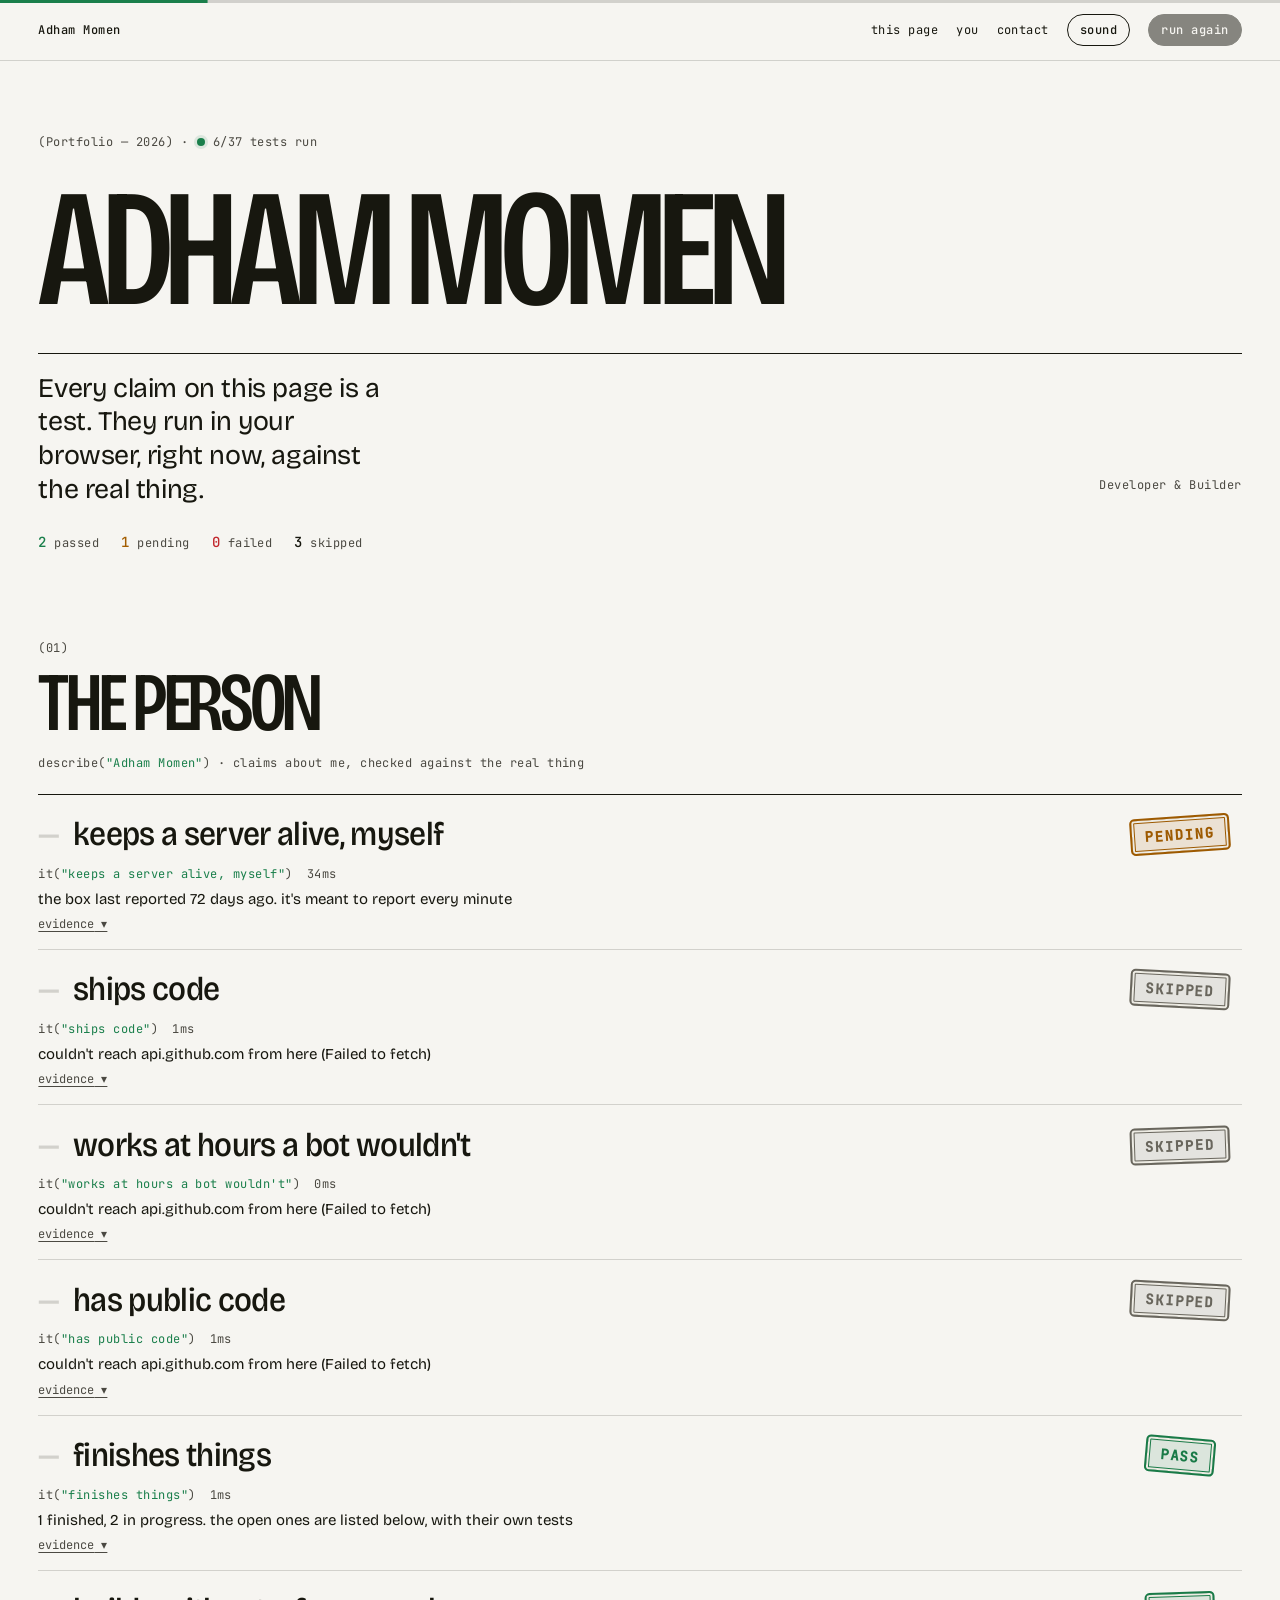
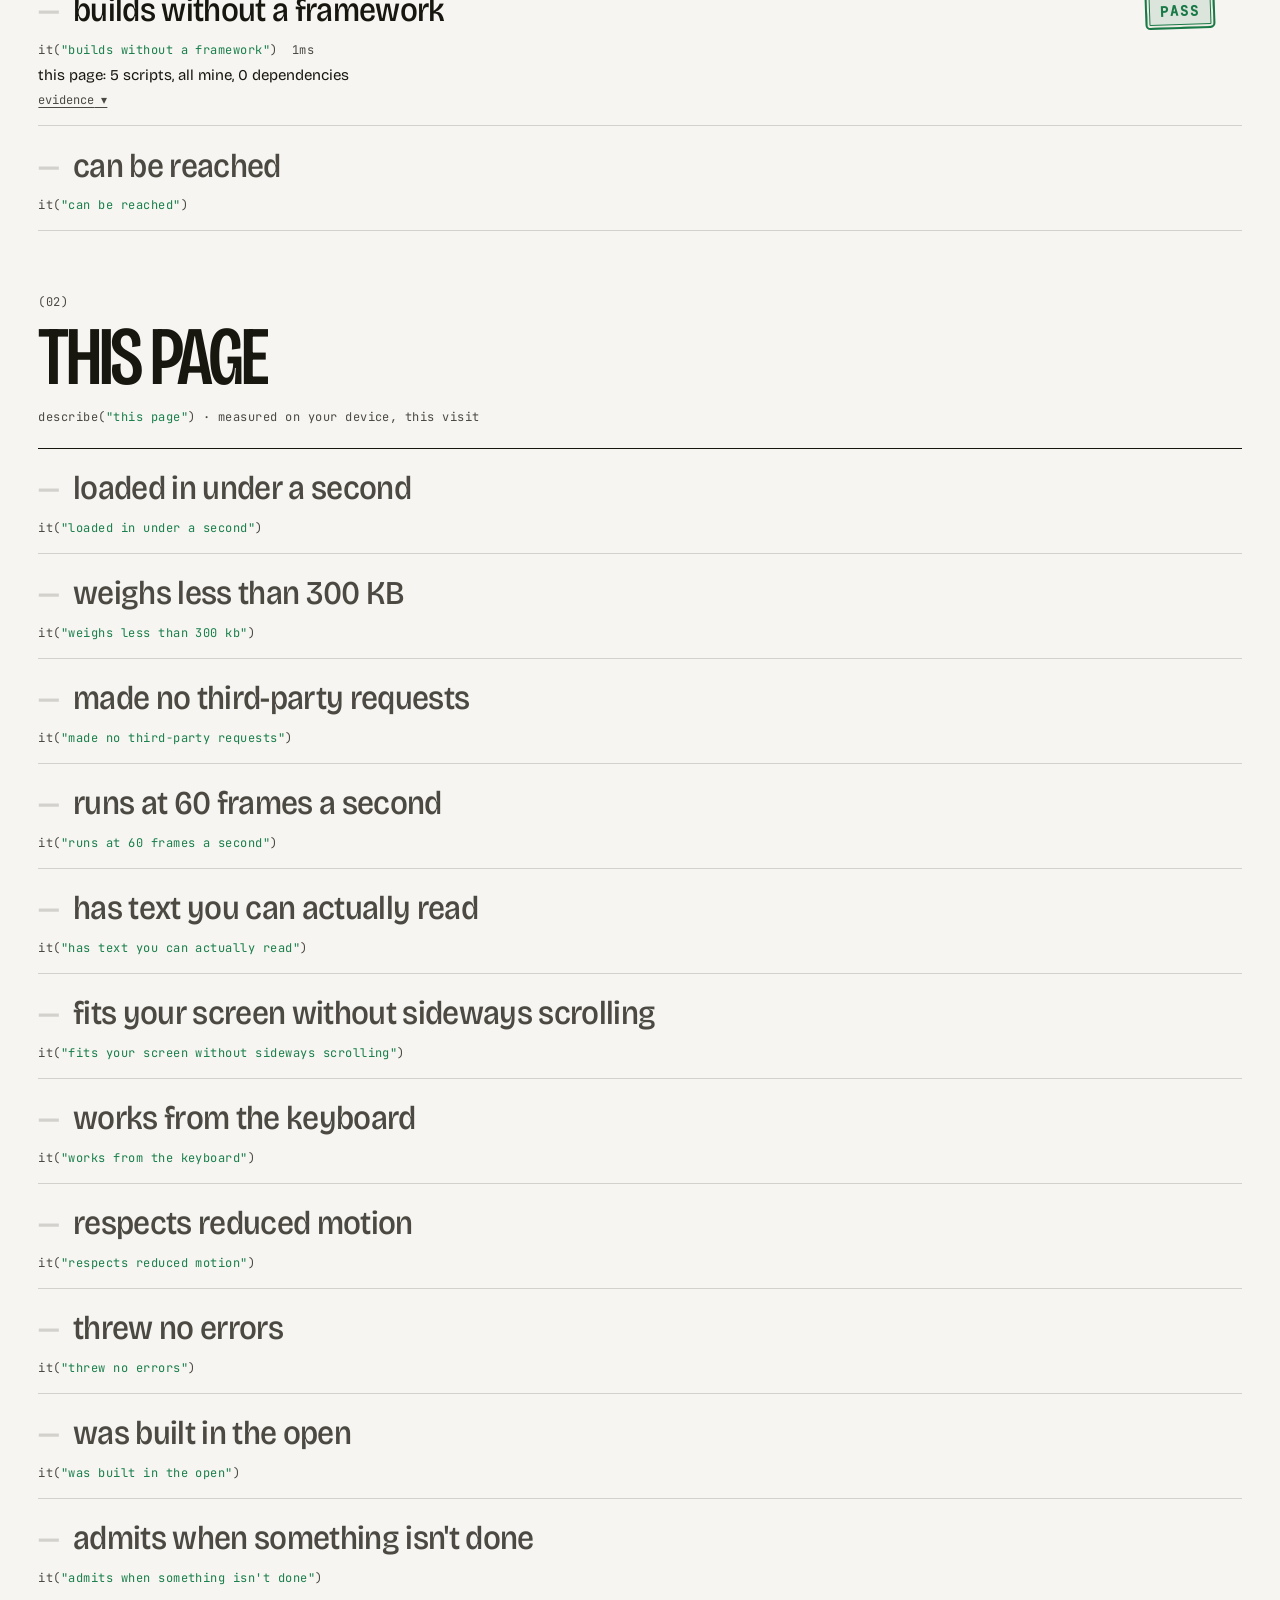
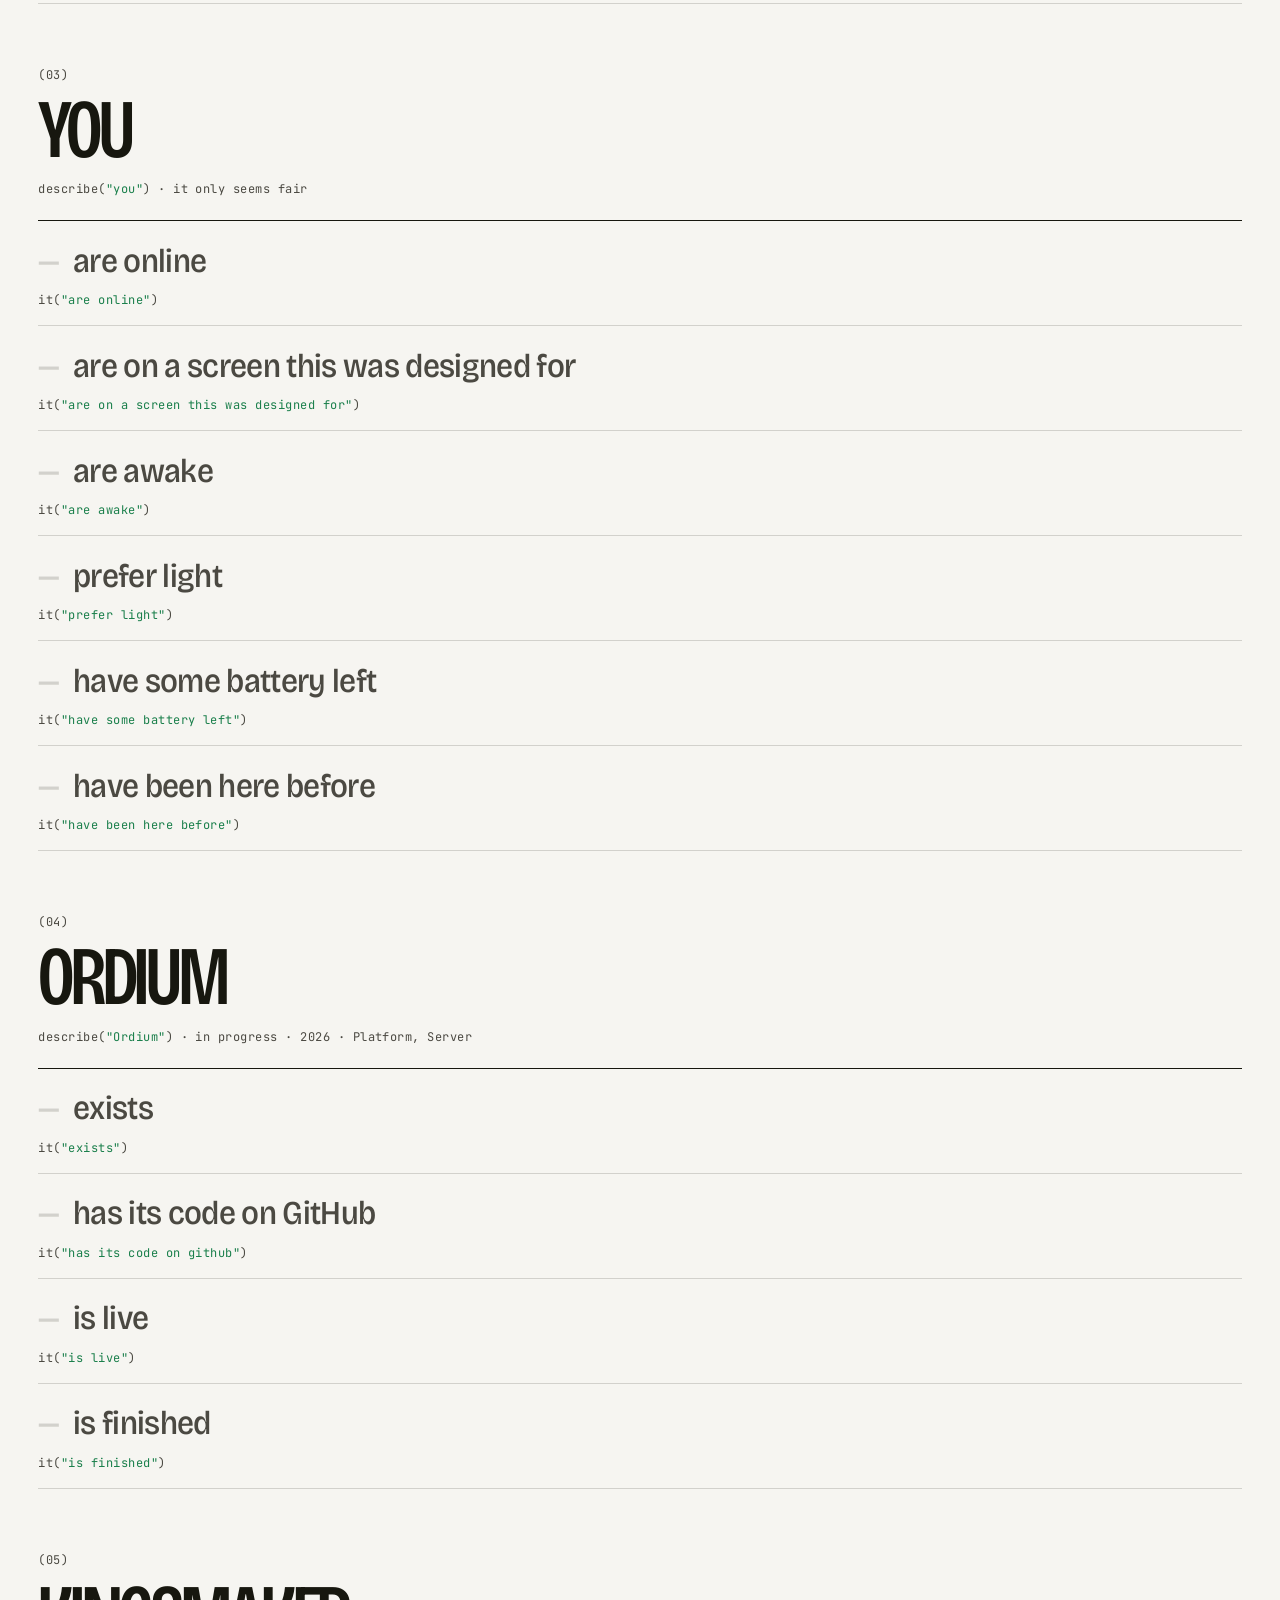
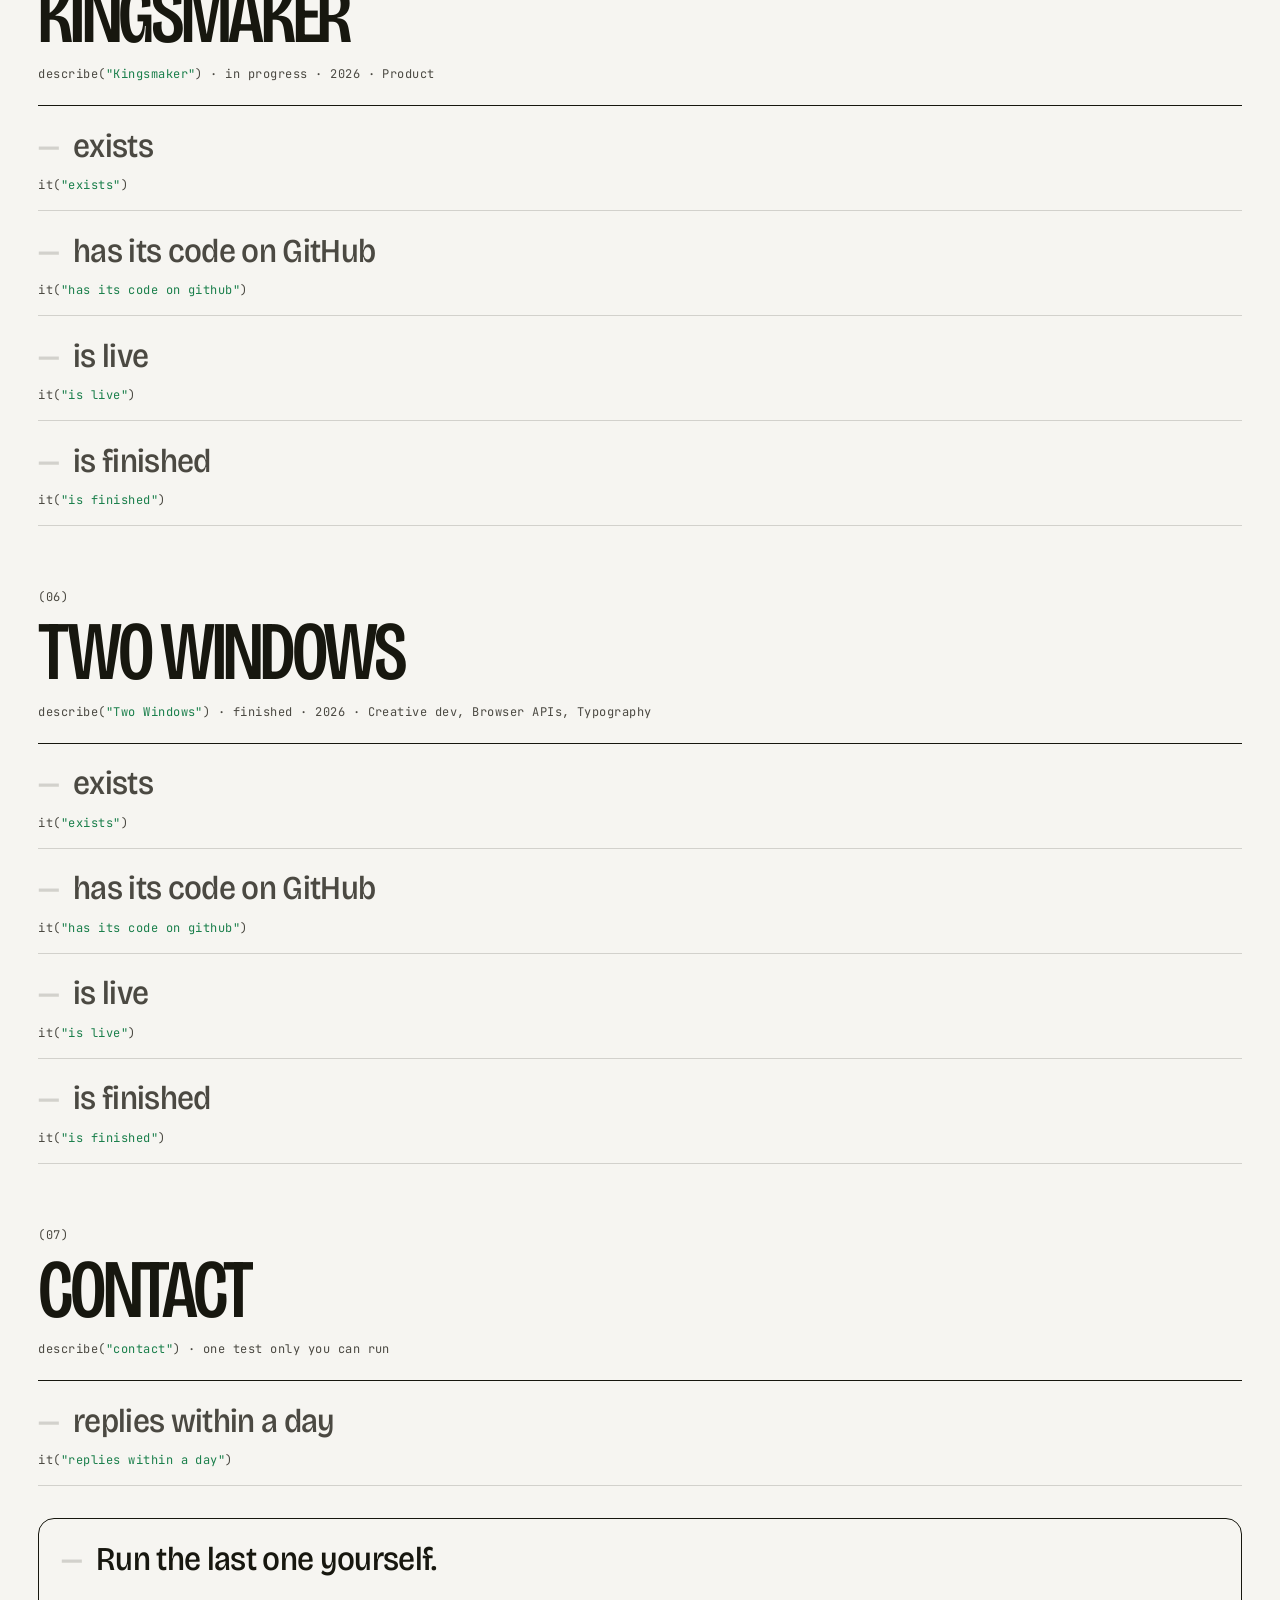
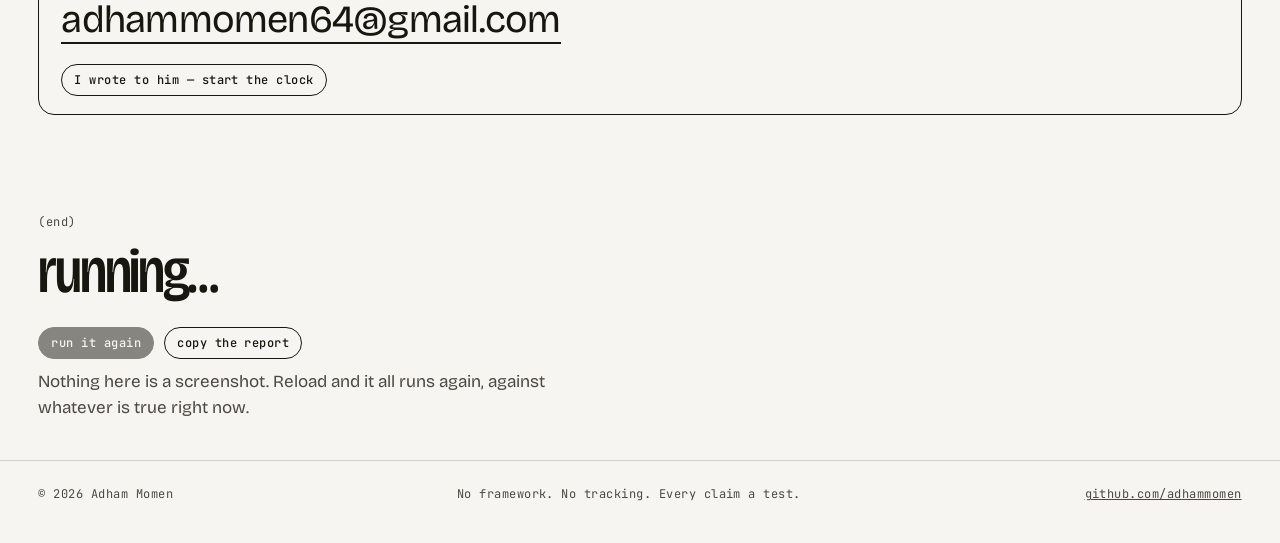
<file: lab/proof/index.html>
<!doctype html>
<html lang="en">
  <head>
    <meta charset="utf-8" />
    <meta name="viewport" content="width=device-width, initial-scale=1, viewport-fit=cover" />
    <title>Adham Momen — proof</title>
    <meta name="description" content="Every claim on this page is a test that runs in your browser." />
    <meta name="theme-color" content="#f6f5f1" />
    <link rel="icon" href="data:image/svg+xml,%3Csvg xmlns='http://www.w3.org/2000/svg' viewBox='0 0 32 32'%3E%3Crect width='32' height='32' rx='6' fill='%23f6f5f1'/%3E%3Cpath d='M7 17l6 6 12-13' fill='none' stroke='%231a7f4b' stroke-width='4' stroke-linecap='round' stroke-linejoin='round'/%3E%3C/svg%3E" />
    <link rel="preload" href="assets/fonts/BricolageGrotesque.woff2" as="font" type="font/woff2" crossorigin />
    <link rel="preload" href="assets/fonts/JetBrainsMono.woff2" as="font" type="font/woff2" crossorigin />
    <link rel="stylesheet" href="assets/fonts.css" />
    <link rel="stylesheet" href="assets/styles.css" />
  </head>
  <body>
    <a class="skip" href="#suites">Skip to the tests</a>
    <div class="rail" aria-hidden="true"><div class="rail-fill"></div></div>

    <header class="top">
      <a class="mono top-name" href="#top" data-name>Adham Momen</a>
      <nav class="mono top-nav" aria-label="Primary">
        <a href="#s-this-page">this page</a>
        <a href="#s-you">you</a>
        <a href="#s-contact">contact</a>
        <button type="button" class="btn" data-sound aria-pressed="false">sound</button>
        <button type="button" class="btn btn-run" data-run>run again</button>
      </nav>
    </header>

    <main id="top">
      <section class="hero">
        <p class="mono hero-meta"><span>(Portfolio — <span data-year></span>)</span><span>·</span><span class="live-dot"></span><span><span data-done>0</span>/<span data-total>0</span> tests run</span></p>
        <h1 class="hero-name"><span data-first>Adham</span> <span data-last>Momen</span></h1>
        <div class="hero-foot">
          <p class="hero-premise" data-premise></p>
          <p class="mono muted" data-role></p>
        </div>
        <div class="tally mono" aria-live="polite">
          <span class="t-pass"><b data-pass>0</b> passed</span>
          <span class="t-pending"><b data-pending>0</b> pending</span>
          <span class="t-fail"><b data-fail>0</b> failed</span>
          <span class="t-skip"><b data-skip>0</b> skipped</span>
        </div>
      </section>

      <div id="suites"></div>

      <section class="suite contact-extra" aria-label="Run the contact test">
        <div class="contact-box">
          <p class="claim">Run the last one yourself.</p>
          <p class="contact-line"><a class="mail" data-mail href="#">email</a><span data-no-mail hidden class="muted">No address on this page yet. Find me on <a data-github href="https://github.com/adhammomen">GitHub</a>.</span></p>
          <p class="mono contact-actions">
            <button type="button" class="btn" data-c-start>I wrote to him — start the clock</button>
            <button type="button" class="btn" data-c-replied hidden>he replied</button>
            <button type="button" class="btn btn-quiet" data-c-reset hidden>reset</button>
            <span class="muted" data-c-line></span>
          </p>
        </div>
      </section>

      <section class="verdict">
        <p class="mono suite-idx">(end)</p>
        <h2 class="verdict-line" data-verdict>running…</h2>
        <p class="mono muted" data-ran></p>
        <p class="verdict-actions">
          <button type="button" class="btn btn-run" data-run>run it again</button>
          <button type="button" class="btn" data-copy>copy the report</button>
        </p>
        <textarea class="report mono" data-report hidden readonly aria-label="The report as text"></textarea>
        <p class="muted verdict-note">Nothing here is a screenshot. Reload and it all runs again, against whatever is true right now.</p>
      </section>
    </main>

    <footer class="footer mono">
      <span>© <span data-year></span> <span data-name></span></span>
      <span class="muted">No framework. No tracking. Every claim a test.</span>
      <a data-github href="https://github.com/adhammomen">github</a>
    </footer>

    <script src="assets/content.js"></script>
    <script src="assets/history.js"></script>
    <script src="assets/proof.js"></script>
    <script src="assets/tests.js"></script>
    <script src="assets/app.js"></script>
  </body>
</html>
</file>
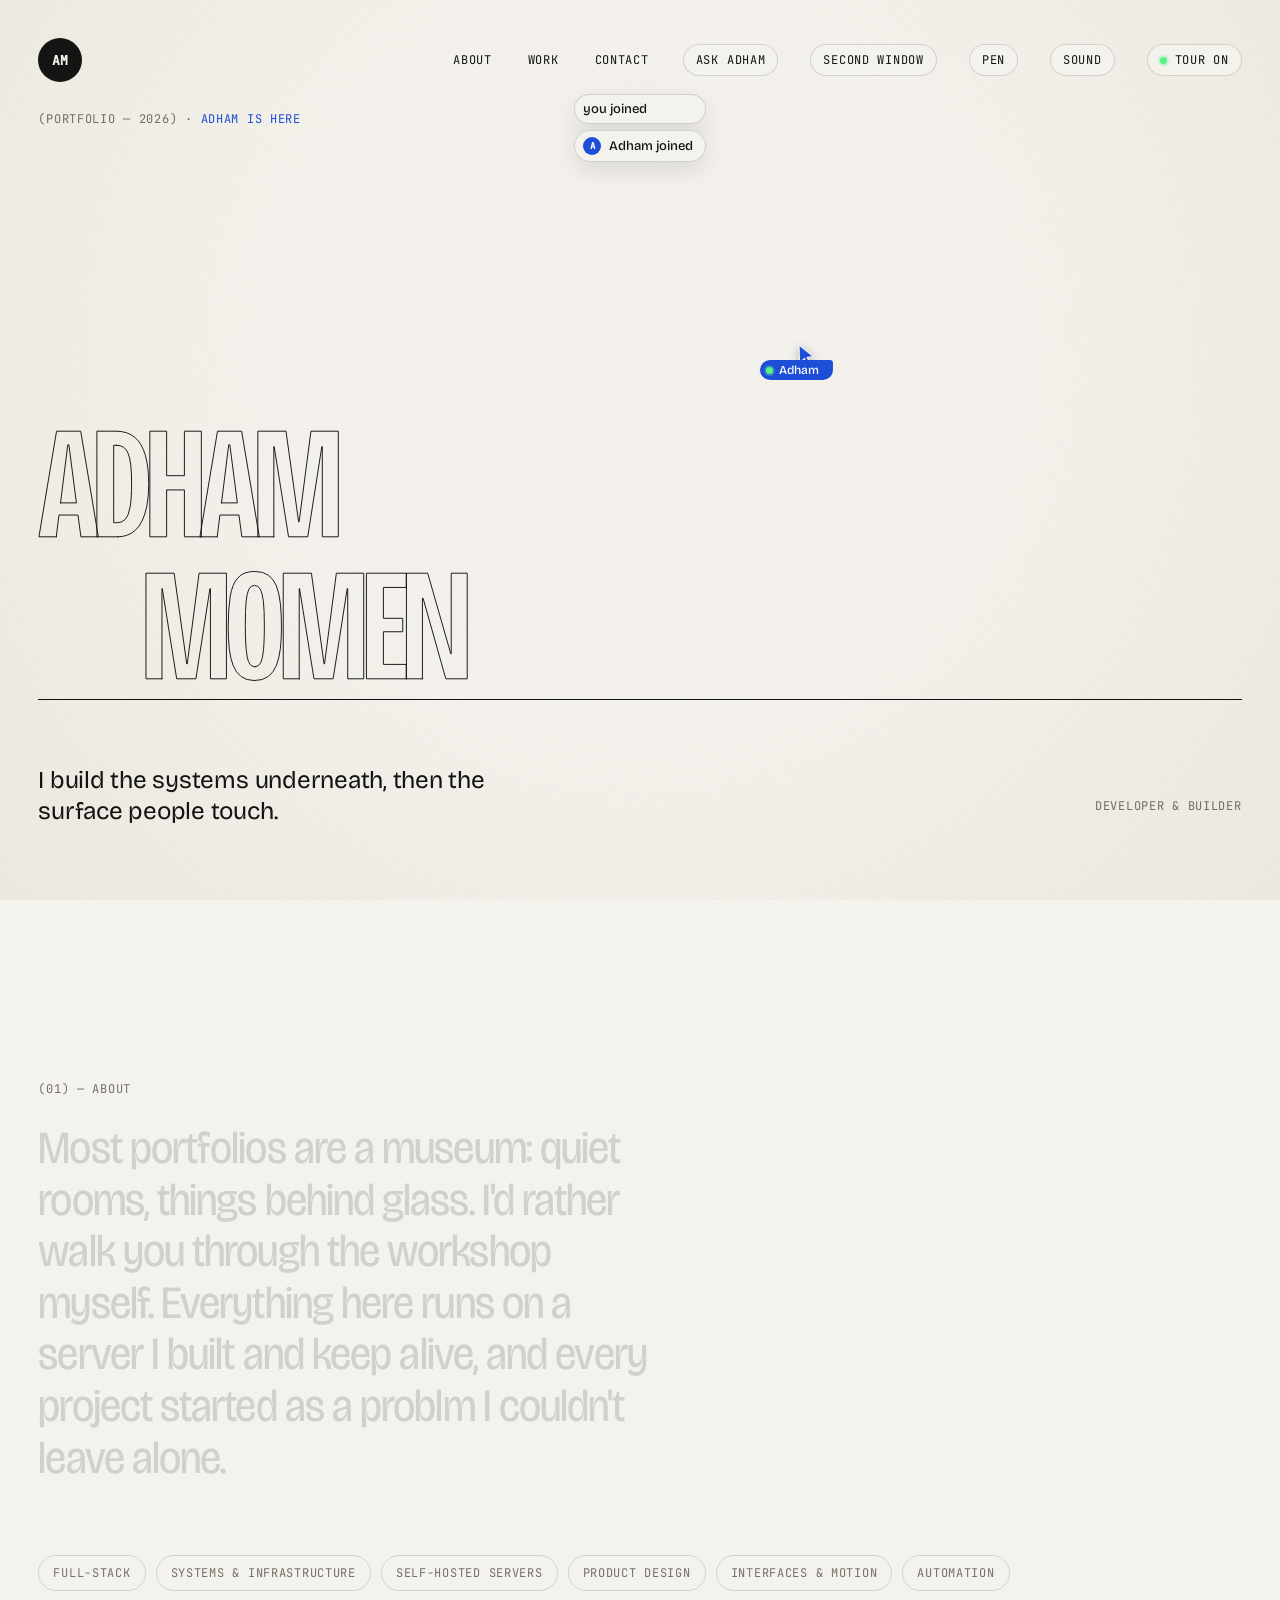
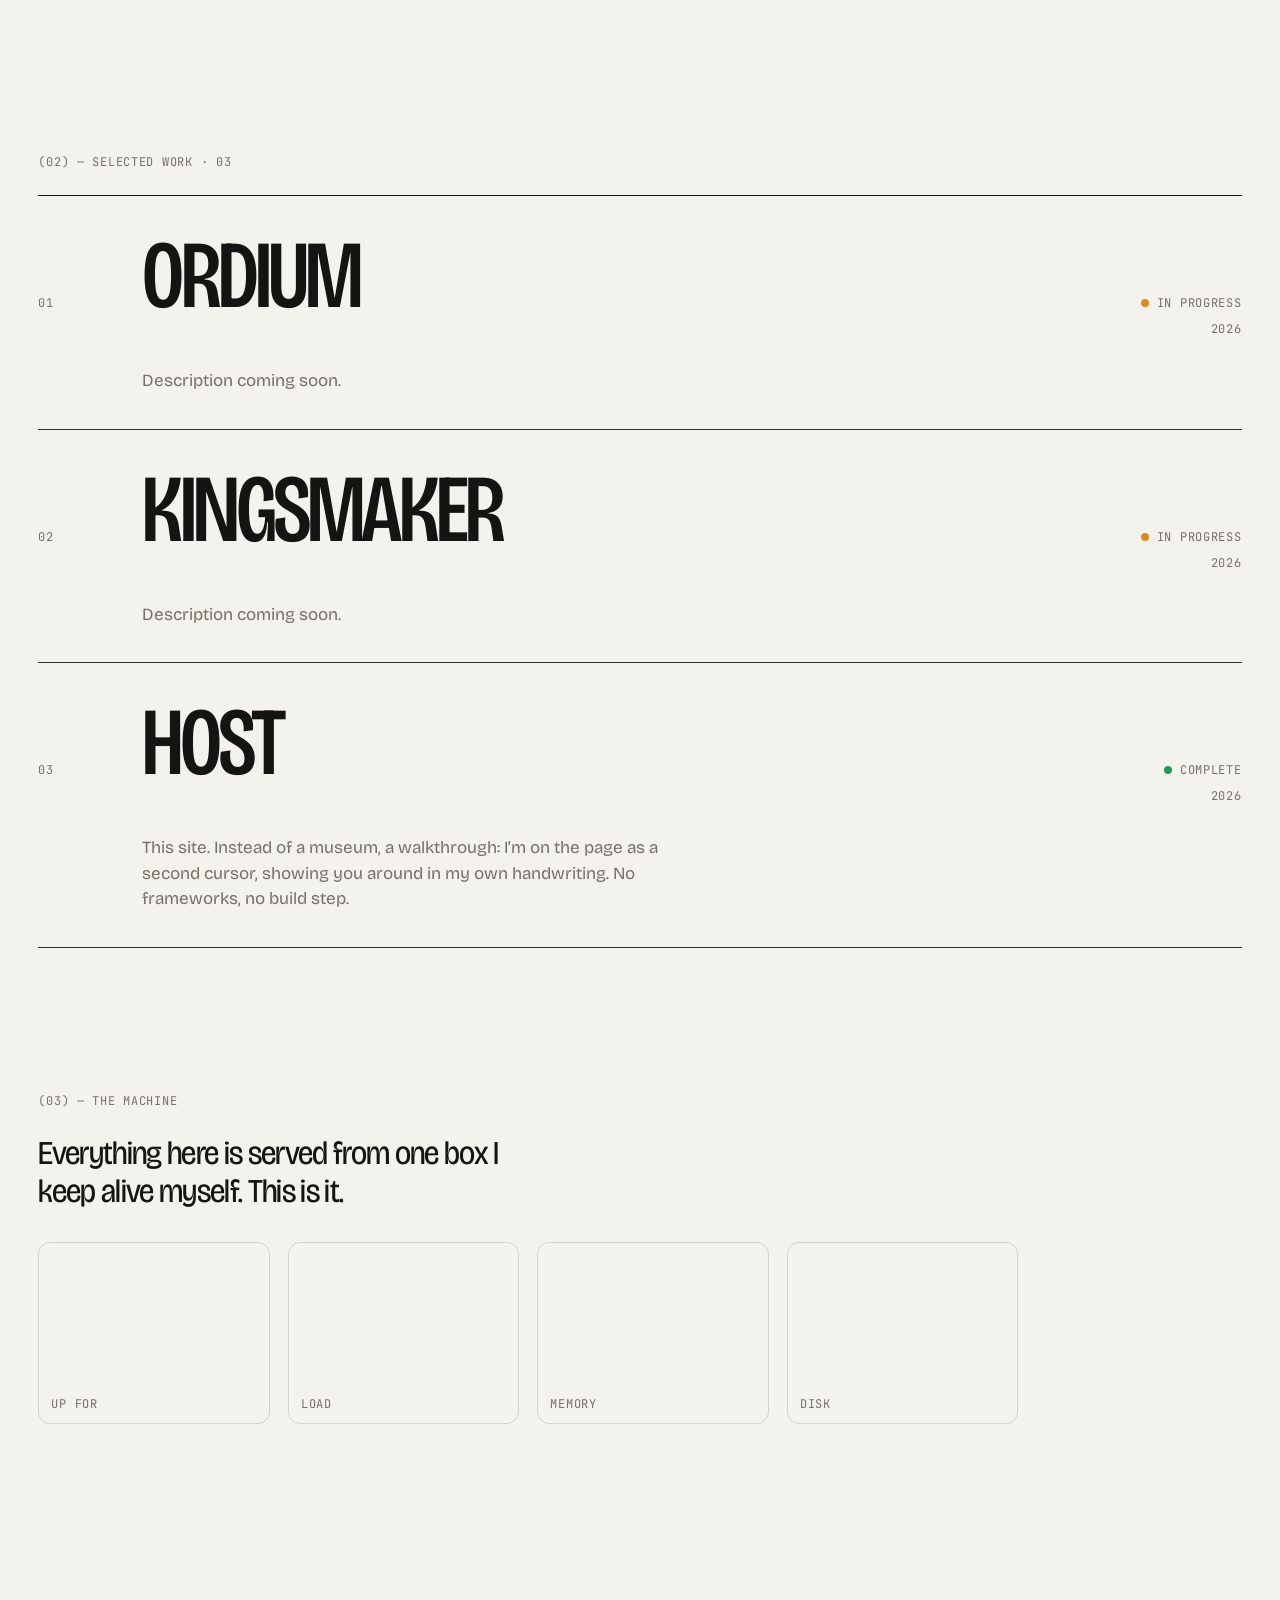
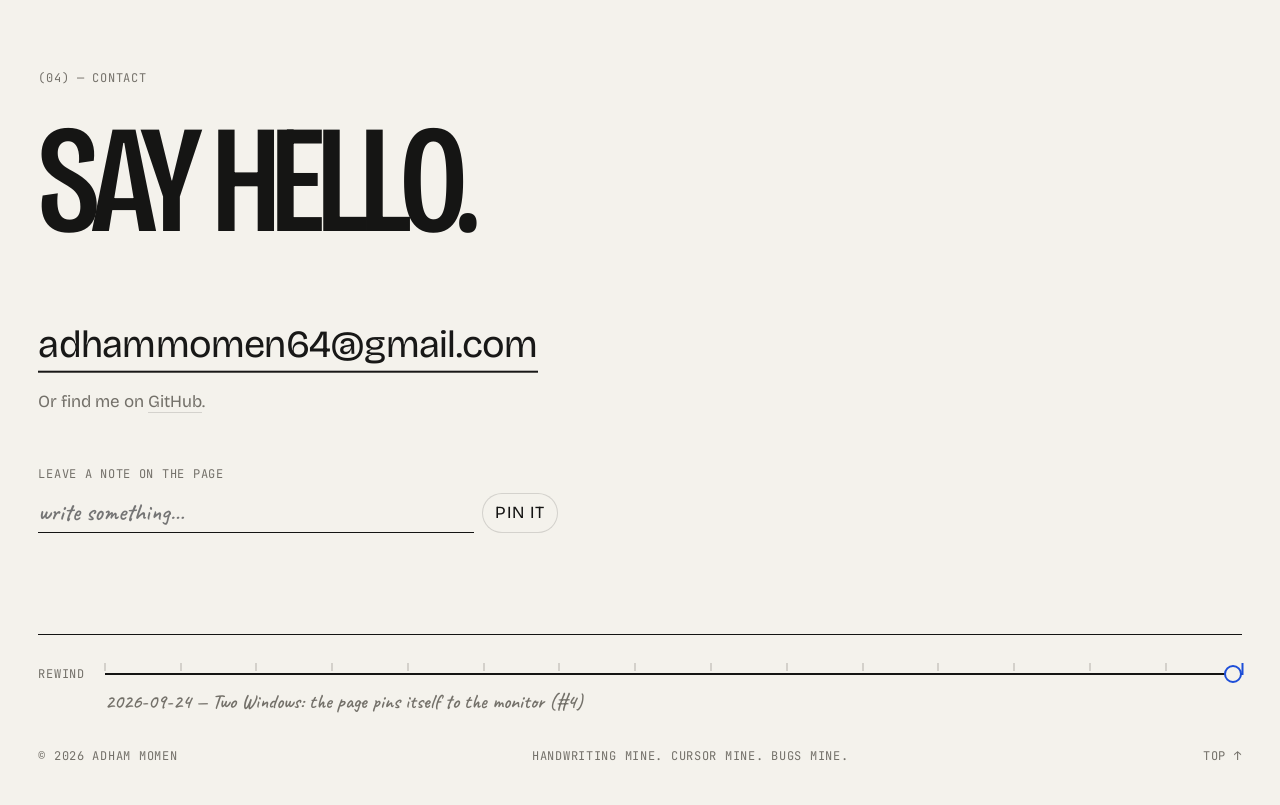
<file: lab/two-windows/index.html>
<!doctype html>
<html lang="en">
  <head>
    <meta charset="utf-8" />
    <meta name="viewport" content="width=device-width, initial-scale=1, viewport-fit=cover" />
    <title>Portfolio</title>
    <meta name="description" content="A walkthrough of my work, given by me." />
    <meta name="theme-color" content="#f4f2ec" />
    <link rel="icon" href="data:image/svg+xml,%3Csvg xmlns='http://www.w3.org/2000/svg' viewBox='0 0 32 32'%3E%3Crect width='32' height='32' rx='6' fill='%23f4f2ec'/%3E%3Cpath d='M9 6l14 11-6 1 4 7-3 1-4-7-4 5z' fill='%231d4ed8'/%3E%3C/svg%3E" />
    <link rel="preload" href="assets/fonts/BricolageGrotesque.woff2" as="font" type="font/woff2" crossorigin />
    <link rel="preload" href="assets/fonts/Caveat.woff2" as="font" type="font/woff2" crossorigin />
    <link rel="stylesheet" href="assets/fonts.css" />
    <link rel="stylesheet" href="assets/styles.css" />
  </head>
  <body>
    <a class="skip" href="#work">Skip to work</a>

    <div class="grain" aria-hidden="true"></div>
    <div class="lamp" aria-hidden="true"></div>
    <svg width="0" height="0" style="position:absolute" aria-hidden="true">
      <filter id="bleed" x="-5%" y="-5%" width="110%" height="110%">
        <feTurbulence type="fractalNoise" baseFrequency="1.4" numOctaves="1" result="n" />
        <feDisplacementMap in="SourceGraphic" in2="n" scale="1.6" xChannelSelector="R" yChannelSelector="G" />
      </filter>
    </svg>

    <!-- the host: a second cursor on the page -->
    <div class="host" id="host" aria-live="polite" aria-label="Adham, your host">
      <svg class="host-arrow" viewBox="0 0 24 24" width="24" height="24"><path d="M4 3l14.5 11.5-6.3.9 3.9 7.1-2.8 1.4-3.9-7.1-4.9 4.2z" /></svg>
      <span class="host-tag"><span class="host-dot"></span><span data-host-name></span><span class="host-status" data-host-status></span></span>
      <span class="host-say" data-host-say hidden></span>
    </div>

    <!-- the visitor's own tag, so it reads as two people on one page -->
    <div class="you" id="you" aria-hidden="true"><span class="you-tag">you</span><span class="you-say" data-you-say hidden></span></div>
    <div class="toasts" id="toasts" aria-live="polite"></div>

    <!-- ask the host -->
    <div class="ask" id="ask" hidden>
      <p class="hand ask-q" data-ask-q hidden></p>
      <div class="ask-chips" data-ask-chips></div>
      <form class="ask-form" data-ask-form>
        <input class="ask-input hand" type="text" maxlength="60" autocomplete="off" placeholder="say something to Adham…" data-ask-input aria-label="Say something to the host" />
        <button class="ask-send mono" type="submit">Send</button>
      </form>
    </div>

    <header class="hud">
      <a href="#top" class="logo" aria-label="Back to top"><span data-initials></span></a>
      <nav class="nav mono" aria-label="Primary">
        <a href="#about">About</a>
        <a href="#work">Work</a>
        <a href="#contact">Contact</a>
        <button class="tour mono" type="button" data-ask-open>Ask <span data-host-first></span></button>
        <button class="tour mono window-btn" type="button" data-second title="Open a second window onto this page"><span data-second-label>Second window</span></button>
        <button class="tour mono" type="button" data-pen aria-pressed="false" title="Draw on the page"><span data-pen-label>Pen</span></button>
        <button class="tour mono" type="button" data-sound aria-pressed="false" title="Voice and pen sound"><span data-sound-label>Sound</span></button>
        <button class="tour mono" type="button" data-tour aria-pressed="true"><span class="host-dot"></span><span data-tour-label>Tour on</span></button>
      </nav>
    </header>

    <!-- the page: with two windows open, this is laid out at the size of the monitor -->
    <div id="page">
    <!-- annotation layer: everything the host draws, in page coordinates -->
    <svg class="ink" id="ink" aria-hidden="true"></svg>
    <main id="top">
      <section class="hero">
        <p class="mono hero-meta"><span class="line"><span>(Portfolio — <span data-year></span>) · <span data-presence>Adham is here</span></span></span></p>
        <h1 class="hero-name" data-x="real glyph outlines, traced by the host">
          <span class="line"><span data-first></span></span>
          <span class="line"><span data-last></span></span>
        </h1>
        <span class="rule" data-rule></span>
        <div class="hero-foot">
          <p class="hero-tag"><span class="line"><span data-bind="tagline"></span></span></p>
          <p class="mono muted"><span class="line"><span data-bind="role"></span></span></p>
        </div>
      </section>

      <section id="about" class="about">
        <p class="label mono">(01) — About</p>
        <p class="manifesto" data-manifesto></p>
        <ul class="caps mono" data-caps></ul>
      </section>

      <section id="work" class="work">
        <p class="label mono">(02) — Selected work · <span data-count></span></p>
        <span class="rule" data-rule></span>
        <div class="plates"></div>
      </section>

      <section id="machine" class="machine">
        <p class="label mono">(03) — The machine</p>
        <p class="machine-lede" data-machine-lede></p>
        <div class="gauges" data-gauges></div>
        <p class="mono muted machine-status" data-machine-status>&nbsp;</p>
      </section>

      <section id="contact" class="contact">
        <p class="label mono">(04) — Contact</p>
        <h2 class="contact-title"><span class="line"><span>Say hello.</span></span></h2>
        <p class="contact-line"><a class="contact-link" data-contact><span data-contact-text></span></a></p>
        <p class="muted contact-sub">Or find me on <a href="https://github.com/adhammomen" data-github>GitHub</a>.</p>
      <form class="guest" data-guest>
        <label class="mono muted" for="guest-input">Leave a note on the page</label>
        <div class="guest-row"><input id="guest-input" class="hand guest-input" type="text" maxlength="80" autocomplete="off" placeholder="write something…" /><button class="tour mono" type="submit">Pin it</button></div>
      </form>
      </section>
    </main>

    <span class="rule" data-rule style="margin:0 var(--pad)"></span>
    <!-- rewind: drag to un-draw the page. the ticks are the real commits of this site -->
    <div class="rewind" data-rewind-wrap>
      <label class="mono muted" for="rewind">Rewind</label>
      <div class="rewind-track">
        <div class="rewind-ticks" data-ticks aria-hidden="true"></div>
        <input id="rewind" class="rewind-range" type="range" min="0" max="1000" value="1000" step="1" aria-label="Rewind the page" data-rewind />
      </div>
      <p class="hand rewind-say" data-rewind-say>&nbsp;</p>
    </div>
    <footer class="footer mono">
      <span>© <span data-year></span> <span data-bind="name"></span></span>
      <span class="muted">Handwriting mine. Cursor mine. Bugs mine.</span>
      <a href="#top">Top ↑</a>
    </footer>
    </div>

    <div class="sheet" id="sheet" role="dialog" aria-modal="true" aria-labelledby="sheet-title" hidden>
      <div class="sheet-scrim" data-sheet-close></div>
      <div class="sheet-panel">
        <button class="sheet-close mono" type="button" data-sheet-close>Close ✕</button>
        <p class="mono sheet-meta"><span data-sheet-idx></span> · <span data-sheet-status></span> · <span data-sheet-year></span></p>
        <h2 class="sheet-title" id="sheet-title" data-sheet-title></h2>
        <svg class="sheet-sketch" data-sheet-sketch viewBox="0 0 640 360" hidden aria-label="Sketch"></svg>
        <p class="hand sheet-note" data-sheet-note></p>
        <p class="sheet-desc" data-sheet-desc></p>
        <ul class="sheet-tags mono" data-sheet-tags></ul>
        <div class="sheet-links" data-sheet-links></div>
        <p class="sheet-nav mono"><button type="button" data-sheet-prev>← Prev</button><button type="button" data-sheet-next>Next →</button></p>
      </div>
    </div>

    <script src="assets/screen.js"></script>
    <script src="assets/vendor/gsap.min.js"></script>
    <script src="assets/vendor/ScrollTrigger.min.js"></script>
    <script src="assets/vendor/lenis.min.js"></script>
    <script src="assets/projects.js"></script>
    <script src="assets/name-path.js"></script>
    <script src="assets/history.js"></script>
    <script src="assets/host.js"></script>
    <script src="assets/main.js"></script>
  </body>
</html>
</file>
<file: lab/proof/assets/fonts.css>
/* Self-hosted subset of Google Fonts (OFL): Bricolage Grotesque (variable) + JetBrains Mono */
@font-face {
  font-family: 'Bricolage Grotesque';
  font-style: normal;
  font-weight: 200 800;
  font-stretch: 75% 100%;
  font-display: swap;
  src: url(fonts/BricolageGrotesque.woff2) format('woff2');
  unicode-range: U+0000-00FF, U+0131, U+0152-0153, U+02BB-02BC, U+02C6, U+02DA, U+02DC, U+0304, U+0308, U+0329, U+2000-206F, U+20AC, U+2122, U+2191, U+2193, U+2212, U+2215, U+FEFF, U+FFFD;
}
@font-face {
  font-family: 'JetBrains Mono';
  font-style: normal;
  font-weight: 400;
  font-display: swap;
  src: url(fonts/JetBrainsMono.woff2) format('woff2');
  unicode-range: U+0000-00FF, U+0131, U+0152-0153, U+02BB-02BC, U+02C6, U+02DA, U+02DC, U+0304, U+0308, U+0329, U+2000-206F, U+20AC, U+2122, U+2191, U+2193, U+2212, U+2215, U+FEFF, U+FFFD;
}
@font-face {
  font-family: 'JetBrains Mono';
  font-style: normal;
  font-weight: 500;
  font-display: swap;
  src: url(fonts/JetBrainsMono.woff2) format('woff2');
  unicode-range: U+0000-00FF, U+0131, U+0152-0153, U+02BB-02BC, U+02C6, U+02DA, U+02DC, U+0304, U+0308, U+0329, U+2000-206F, U+20AC, U+2122, U+2191, U+2193, U+2212, U+2215, U+FEFF, U+FFFD;
}
@font-face {
  font-family: 'Caveat';
  font-style: normal;
  font-weight: 600;
  font-display: swap;
  src: url(fonts/Caveat.woff2) format('woff2');
}
</file>
<file: lab/proof/assets/styles.css>
:root {
  --paper: #f6f5f1;
  --paper-2: #edebe4;
  --ink: #17170f;
  --muted: #4b4942;
  --line: rgba(23, 23, 15, 0.16);
  --pass: #1a7f4b;
  --pass-soft: rgba(26, 127, 75, 0.12);
  --fail: #c2272d;
  --fail-soft: rgba(194, 39, 45, 0.12);
  --pend: #a35d00;
  --pend-soft: rgba(163, 93, 0, 0.12);
  --skip: #6d6a62;
  --skip-soft: rgba(109, 106, 98, 0.12);
  --pad: clamp(16px, 3vw, 40px);
  --display: "Bricolage Grotesque", system-ui, sans-serif;
  --mono: "JetBrains Mono", ui-monospace, monospace;
  --ease: cubic-bezier(0.16, 1, 0.3, 1);
  --focus: 2px solid var(--ink);
}
* { box-sizing: border-box; }
html { background: var(--paper); color: var(--ink); color-scheme: light; -webkit-font-smoothing: antialiased; scroll-behavior: smooth; }
body { margin: 0; background: var(--paper); font: 400 17px/1.5 var(--display); }
a { color: inherit; }
::selection { background: var(--ink); color: var(--paper); }
.mono { font-family: var(--mono); font-size: 12px; letter-spacing: 0.04em; }
.muted { color: var(--muted); }
.str { color: var(--pass); }
.skip { position: absolute; left: -9999px; }
.skip:focus { left: 16px; top: 16px; z-index: 100; background: var(--ink); color: var(--paper); padding: 8px 12px; }
:focus-visible { outline: var(--focus); outline-offset: 4px; }
.btn { font: 500 12px var(--mono); letter-spacing: 0.04em; color: var(--ink); background: var(--paper); border: 1px solid var(--ink); border-radius: 999px; padding: 7px 12px; cursor: pointer; }
.btn:hover { background: var(--ink); color: var(--paper); }
.btn-run { background: var(--ink); color: var(--paper); }
.btn-run:hover { background: var(--pass); border-color: var(--pass); }
.btn-quiet { border-color: var(--line); color: var(--muted); }
html.running .btn-run { opacity: .5; pointer-events: none; }

/* ---------------------------------------------------------------- top */
.rail { position: fixed; left: 0; top: 0; right: 0; height: 3px; z-index: 60; background: var(--line); }
.rail-fill { height: 100%; background: var(--pass); transform-origin: left; transform: scaleX(0); transition: transform .35s var(--ease); }
.top { position: sticky; top: 0; z-index: 50; display: flex; justify-content: space-between; align-items: center; gap: 16px; padding: 14px var(--pad); background: color-mix(in srgb, var(--paper) 88%, transparent); backdrop-filter: blur(10px); border-bottom: 1px solid var(--line); }
.top-name { text-decoration: none; font-weight: 500; }
.top-nav { display: flex; gap: 18px; align-items: center; }
.top-nav a { text-decoration: none; padding: 6px 0; }
.top-nav a:hover { text-decoration: underline; text-underline-offset: 4px; }

/* ---------------------------------------------------------------- hero */
.hero { padding: clamp(40px, 8vh, 96px) var(--pad) 32px; }
.hero-meta { margin: 0 0 24px; color: var(--muted); display: flex; gap: 8px; align-items: center; }
.live-dot { width: 8px; height: 8px; border-radius: 50%; background: var(--pass); box-shadow: 0 0 0 3px var(--pass-soft); }
html.running .live-dot { animation: pulse 1s ease-in-out infinite; }
@keyframes pulse { 50% { box-shadow: 0 0 0 6px var(--pass-soft); } }
.hero-name { margin: 0; font-size: clamp(56px, 13vw, 200px); line-height: .9; letter-spacing: -0.045em; text-transform: uppercase; font-weight: 500; font-variation-settings: "wdth" 80, "opsz" 96; }
.hero-name span { display: inline-block; }
.hero-foot { display: grid; grid-template-columns: minmax(0, 32ch) auto; justify-content: space-between; align-items: end; gap: 24px; margin-top: 28px; padding-top: 18px; border-top: 1px solid var(--ink); }
.hero-premise { margin: 0; font-size: clamp(20px, 2.1vw, 28px); line-height: 1.25; letter-spacing: -0.015em; }
.tally { display: flex; flex-wrap: wrap; gap: 8px 22px; margin-top: 26px; color: var(--muted); }
.tally b { font-weight: 500; color: var(--ink); font-size: 14px; }
.tally .t-pass b { color: var(--pass); } .tally .t-fail b { color: var(--fail); } .tally .t-pending b { color: var(--pend); }

/* ---------------------------------------------------------------- suites */
.suite { padding: clamp(36px, 6vh, 72px) var(--pad) 8px; }
.suite-head { margin-bottom: 8px; }
.suite-idx { margin: 0 0 8px; color: var(--muted); }
.suite-name { margin: 0; font-size: clamp(40px, 6.5vw, 96px); line-height: .92; letter-spacing: -0.04em; text-transform: uppercase; font-weight: 500; font-variation-settings: "wdth" 80, "opsz" 96; }
.suite-desc { margin: 12px 0 0; color: var(--muted); }
.suite-intro { margin: 18px 0 0; max-width: 60ch; font-size: 19px; line-height: 1.4; color: var(--ink); }
.tests { list-style: none; margin: 22px 0 0; padding: 0; border-top: 1px solid var(--ink); }
.test { border-bottom: 1px solid var(--line); padding: 18px 0 16px; }
.test-row { display: grid; grid-template-columns: 1fr auto; gap: 18px; align-items: center; }
.claim { margin: 0; font-size: clamp(22px, 2.6vw, 34px); line-height: 1.12; letter-spacing: -0.02em; font-weight: 500; font-variation-settings: "wdth" 92; transition: color .3s; }
.claim::before { content: "—"; color: var(--line); margin-right: .4em; }
.test[data-status="queued"] .claim { color: var(--muted); }
.test-meta { margin: 8px 0 0; color: var(--muted); display: flex; flex-wrap: wrap; gap: 6px 14px; align-items: baseline; }
.test-meta .tid { color: var(--muted); }
.test-meta .note { color: var(--ink); font-family: var(--display); font-size: 15px; letter-spacing: 0; line-height: 1.35; flex-basis: 100%; }
.test-meta .note:empty { display: none; }
.ev-toggle { font: inherit; color: var(--muted); background: none; border: 0; padding: 0; cursor: pointer; text-decoration: underline; text-underline-offset: 3px; }
.ev-toggle:hover { color: var(--ink); }
.ev-toggle[aria-expanded="true"]::after { content: " ▴"; } .ev-toggle[aria-expanded="false"]::after { content: " ▾"; }
.evidence { margin-top: 12px; border-left: 2px solid var(--line); padding-left: 14px; }
.evidence pre { margin: 0; white-space: pre-wrap; word-break: break-word; font-size: 12px; line-height: 1.55; color: var(--ink); }
.ev-src { margin-top: 10px; }
.ev-src summary { cursor: pointer; color: var(--muted); }
.ev-code { margin-top: 8px !important; color: var(--muted) !important; max-height: 360px; overflow: auto; }

/* stamps */
.stamp-slot { width: 124px; height: 44px; display: grid; place-items: center; }
.stamp { display: inline-block; font: 700 14px/1 var(--mono); letter-spacing: .14em; padding: 10px 13px 9px; border: 2.5px solid currentColor; border-radius: 5px; box-shadow: inset 0 0 0 2px var(--paper), inset 0 0 0 3px currentColor; color: var(--muted); transform: scale(.4) rotate(-8deg); opacity: 0; transition: transform .28s cubic-bezier(.2, 1.4, .4, 1), opacity .1s; mix-blend-mode: multiply; }
.test[data-status="running"] .stamp { opacity: 1; transform: none; border-color: transparent; color: var(--muted); animation: blink .9s steps(2) infinite; }
@keyframes blink { 50% { opacity: .25; } }
.test[data-status="pass"] .stamp, .test[data-status="fail"] .stamp, .test[data-status="pending"] .stamp, .test[data-status="skip"] .stamp { opacity: 1; transform: rotate(var(--tilt, -4deg)); }
.test[data-status="pass"] .stamp { color: var(--pass); background: var(--pass-soft); }
.test[data-status="fail"] .stamp { color: var(--fail); background: var(--fail-soft); }
.test[data-status="pending"] .stamp { color: var(--pend); background: var(--pend-soft); }
.test[data-status="skip"] .stamp { color: var(--skip); background: var(--skip-soft); }
.test:nth-child(2n) .stamp { --tilt: 3deg; } .test:nth-child(3n) .stamp { --tilt: -2deg; } .test:nth-child(5n) .stamp { --tilt: 5deg; }
.test[data-status="fail"] .claim { color: var(--fail); }
@media (prefers-reduced-motion: reduce) { .stamp { transition: none; } .test[data-status="running"] .stamp { animation: none; } .rail-fill { transition: none; } html { scroll-behavior: auto; } html.running .live-dot { animation: none; } }

/* ---------------------------------------------------------------- contact + verdict + footer */
.contact-extra { padding-top: 24px; }
.contact-box { border: 1px solid var(--ink); border-radius: 16px; padding: 22px 22px 18px; }
.contact-line { margin: 12px 0 0; font-size: clamp(22px, 3vw, 40px); letter-spacing: -0.02em; }
.mail { text-decoration: none; border-bottom: 2px solid var(--ink); }
.contact-actions { margin: 16px 0 0; display: flex; flex-wrap: wrap; gap: 8px 12px; align-items: center; }
.verdict { padding: clamp(48px, 10vh, 120px) var(--pad) 40px; }
.verdict-line { margin: 8px 0 0; font-size: clamp(30px, 5vw, 72px); line-height: 1; letter-spacing: -0.035em; font-weight: 500; font-variation-settings: "wdth" 84, "opsz" 96; }
.verdict .muted { margin: 10px 0 0; }
.verdict-actions { margin: 24px 0 0; display: flex; flex-wrap: wrap; gap: 10px; }
.report { width: 100%; min-height: 240px; margin-top: 16px; border: 1px solid var(--line); border-radius: 8px; background: var(--paper-2); color: var(--ink); padding: 12px; font-size: 12px; line-height: 1.5; }
.verdict-note { margin: 22px 0 0; max-width: 52ch; }
.footer { display: flex; justify-content: space-between; gap: 16px; flex-wrap: wrap; padding: 24px var(--pad) 40px; border-top: 1px solid var(--line); color: var(--muted); }
.footer a { color: var(--muted); }

@media (max-width: 720px) {
  .top-nav a:not(:last-of-type) { display: none; }
  .hero-foot { grid-template-columns: 1fr; }
  .test-row { grid-template-columns: 1fr auto; gap: 12px; align-items: start; }
  .stamp-slot { width: 88px; height: 34px; }
  .stamp { font-size: 11px; padding: 7px 8px 6px; }
  .claim::before { display: none; }
}
@media print { .top, .rail, .btn, .ev-toggle, .report { display: none !important; } .evidence { display: block !important; } .stamp { transform: none; opacity: 1; } }
</file>
<file: lab/two-windows/assets/fonts.css>
/* Self-hosted subset of Google Fonts (OFL): Bricolage Grotesque (variable) + JetBrains Mono */
@font-face {
  font-family: 'Bricolage Grotesque';
  font-style: normal;
  font-weight: 200 800;
  font-stretch: 75% 100%;
  font-display: swap;
  src: url(fonts/BricolageGrotesque.woff2) format('woff2');
  unicode-range: U+0000-00FF, U+0131, U+0152-0153, U+02BB-02BC, U+02C6, U+02DA, U+02DC, U+0304, U+0308, U+0329, U+2000-206F, U+20AC, U+2122, U+2191, U+2193, U+2212, U+2215, U+FEFF, U+FFFD;
}
@font-face {
  font-family: 'JetBrains Mono';
  font-style: normal;
  font-weight: 400;
  font-display: swap;
  src: url(fonts/JetBrainsMono.woff2) format('woff2');
  unicode-range: U+0000-00FF, U+0131, U+0152-0153, U+02BB-02BC, U+02C6, U+02DA, U+02DC, U+0304, U+0308, U+0329, U+2000-206F, U+20AC, U+2122, U+2191, U+2193, U+2212, U+2215, U+FEFF, U+FFFD;
}
@font-face {
  font-family: 'JetBrains Mono';
  font-style: normal;
  font-weight: 500;
  font-display: swap;
  src: url(fonts/JetBrainsMono.woff2) format('woff2');
  unicode-range: U+0000-00FF, U+0131, U+0152-0153, U+02BB-02BC, U+02C6, U+02DA, U+02DC, U+0304, U+0308, U+0329, U+2000-206F, U+20AC, U+2122, U+2191, U+2193, U+2212, U+2215, U+FEFF, U+FFFD;
}
@font-face {
  font-family: 'Caveat';
  font-style: normal;
  font-weight: 600;
  font-display: swap;
  src: url(fonts/Caveat.woff2) format('woff2');
}
</file>
<file: lab/two-windows/assets/styles.css>
:root {
  --paper: #f4f2ec;
  --paper-2: #ebe8df;
  --ink: #141413;
  --muted: #74716a;
  --line: rgba(20, 20, 19, 0.14);
  --pen: #1d4ed8;
  --pen-soft: rgba(29, 78, 216, 0.14);
  --pad: clamp(16px, calc(var(--pw, 100vw) * 0.03), 40px);
  --display: "Bricolage Grotesque", system-ui, sans-serif;
  --mono: "JetBrains Mono", ui-monospace, monospace;
  --hand: "Caveat", "Segoe Script", cursive;
  --ease: cubic-bezier(0.16, 1, 0.3, 1);
}

* { box-sizing: border-box; }
html, body { overflow-x: hidden; }
html { background: var(--paper); color: var(--ink); color-scheme: light; -webkit-font-smoothing: antialiased; }
html.lenis, html.lenis body { height: auto; }
.lenis.lenis-smooth { scroll-behavior: auto !important; }
body { margin: 0; background: var(--paper); font: 400 17px/1.5 var(--display); position: relative; }
a { color: inherit; text-decoration: none; }
::selection { background: var(--pen); color: #fff; }
.mono { font-family: var(--mono); font-size: 12px; letter-spacing: 0.06em; text-transform: uppercase; }
.muted { color: var(--muted); }
.hand { font: 600 clamp(22px, calc(var(--pw, 100vw) * 0.022), 30px)/1.1 var(--hand); color: var(--pen); }
.line { display: block; overflow: hidden; padding-bottom: 0.08em; }
.line > span { display: inline-block; }
.skip { position: absolute; left: -9999px; }
.skip:focus { left: 16px; top: 16px; z-index: 100; background: var(--pen); color: #fff; padding: 8px 12px; }
:focus-visible { outline: 2px solid var(--pen); outline-offset: 4px; }

/* ---------------------------------------------------------------- ink + host */
.ink { position: absolute; left: 0; top: 0; width: 100%; z-index: 5; pointer-events: none; overflow: visible; }
.stroke { fill: none; stroke: var(--pen); stroke-linecap: round; stroke-linejoin: round; }
.note { position: absolute; z-index: 6; pointer-events: none; white-space: nowrap; max-width: calc(var(--pw, 100vw) * 0.6); white-space: normal; width: max-content; }
.click-ring { position: absolute; z-index: 6; width: 28px; height: 28px; margin: -14px 0 0 -14px; border-radius: 50%; border: 2px solid var(--pen); pointer-events: none; animation: ring .6s ease-out forwards; }
@keyframes ring { from { transform: scale(.3); opacity: 1; } to { transform: scale(1.6); opacity: 0; } }

.host { position: fixed; left: 0; top: 0; z-index: 70; pointer-events: none; will-change: transform; }
.host-arrow { display: block; fill: var(--pen); stroke: var(--paper); stroke-width: 1.2; filter: drop-shadow(0 2px 4px rgba(0,0,0,.25)); transition: transform .12s; }
.host.is-click .host-arrow { transform: scale(.8); }
.host-tag { position: absolute; left: 18px; top: 18px; display: inline-flex; align-items: center; gap: 6px; background: var(--pen); color: #fff; font: 500 12px var(--display); padding: 3px 8px 3px 6px; border-radius: 3px 10px 10px 10px; white-space: nowrap; }
.host-dot { width: 7px; height: 7px; border-radius: 50%; background: #5cf08a; box-shadow: 0 0 0 2px rgba(92,240,138,.3); }
.host-say { position: absolute; left: 18px; top: 44px; width: max-content; max-width: min(calc(var(--pw, 100vw) * 0.7), 420px); background: var(--paper); color: var(--ink); border: 1px solid var(--line); box-shadow: 0 6px 20px rgba(0,0,0,.08); font: 600 20px/1.15 var(--hand); padding: 6px 12px; border-radius: 12px; white-space: normal; }
.host.flip .host-say, .host.flip .host-tag { left: auto; right: -14px; }
.host.flip .host-tag { border-radius: 10px 3px 10px 10px; }
.host-say[hidden] { display: none; }
html.host-solo .host { opacity: .55; }

/* ---------------------------------------------------------------- HUD */
.hud { position: fixed; left: 0; right: 0; top: 0; z-index: 50; display: flex; justify-content: space-between; align-items: center; padding: var(--pad); pointer-events: none; }
.hud > * { pointer-events: auto; }
.logo { display: grid; place-items: center; width: 44px; height: 44px; border-radius: 50%; background: var(--ink); color: var(--paper); font: 600 13px var(--mono); }
.nav { display: flex; gap: clamp(12px, calc(var(--pw, 100vw) * 0.03), 32px); align-items: center; }
.nav a { padding: 8px 2px; position: relative; }
.nav a::after { content: ""; position: absolute; left: 0; right: 0; bottom: 4px; height: 2px; background: var(--pen); transform: scaleX(0); transform-origin: right; transition: transform .4s var(--ease); }
.nav a:hover::after { transform: scaleX(1); transform-origin: left; }
.tour { font: inherit; color: inherit; background: var(--paper); border: 1px solid var(--line); border-radius: 999px; padding: 6px 12px; display: inline-flex; align-items: center; gap: 8px; cursor: pointer; }
.tour[aria-pressed="false"] .host-dot { background: var(--muted); box-shadow: none; }

/* ---------------------------------------------------------------- hero */
.hero { min-height: calc(var(--ph, 100svh) * 1); display: flex; flex-direction: column; justify-content: flex-end; padding: 110px var(--pad) calc(var(--ph, 100svh) * 0.08); }
.hero-meta { margin: 0 0 auto; color: var(--muted); }
[data-presence] { color: var(--pen); }
.hero-name { margin: 0; font-size: clamp(64px, calc(var(--pw, 100vw) * 0.15), 240px); line-height: .88; letter-spacing: -0.045em; text-transform: uppercase; font-weight: 500; font-variation-settings: "wdth" 80, "opsz" 96; }
.hero-name .line:nth-child(2) { padding-left: calc(var(--pw, 100vw) * 0.08); }
.hero-foot { display: flex; justify-content: space-between; align-items: flex-end; gap: 24px; margin-top: calc(var(--ph, 100svh) * 0.05); padding-top: 20px; border-top: 1px solid var(--ink); }
.hero-tag { margin: 0; font-size: clamp(19px, calc(var(--pw, 100vw) * 0.019), 27px); line-height: 1.25; max-width: 30ch; letter-spacing: -0.01em; }

/* ---------------------------------------------------------------- about */
.label { color: var(--muted); margin: 0 0 24px; }
.about { padding: calc(var(--ph, 100svh) * 0.2) var(--pad) calc(var(--ph, 100svh) * 0.12); }
.manifesto { margin: 0; font-size: clamp(26px, calc(var(--pw, 100vw) * 0.036), 58px); line-height: 1.12; letter-spacing: -0.02em; max-width: 26ch; font-variation-settings: "wdth" 92, "opsz" 96; }
.w { display: inline-block; }
.caps { list-style: none; margin: calc(var(--ph, 100svh) * 0.08) 0 0; padding: 0; display: flex; flex-wrap: wrap; gap: 10px; }
.caps li { border: 1px solid var(--line); border-radius: 999px; padding: 8px 14px; color: var(--muted); }

/* ---------------------------------------------------------------- work */
.work { padding: calc(var(--ph, 100svh) * 0.06) var(--pad) calc(var(--ph, 100svh) * 0.08); }
.plates { border-top: 1px solid var(--ink); }
.plate {
  display: grid; grid-template-columns: 80px 1fr auto; gap: 24px; align-items: baseline; width: 100%;
  padding: clamp(26px, calc(var(--ph, 100svh) * 0.04), 44px) 0; border: 0; border-bottom: 1px solid var(--ink); cursor: pointer; position: relative;
  text-align: left; background: none; color: inherit; font: inherit;
}
.plate-idx { color: var(--muted); }
.plate-title { margin: 0; font-size: clamp(40px, calc(var(--pw, 100vw) * 0.075), 128px); line-height: .92; letter-spacing: -0.04em; text-transform: uppercase; font-weight: 500; font-variation-settings: "wdth" 80, "opsz" 96; transition: color .3s, transform .5s var(--ease); }
.plate:hover .plate-title, .plate:focus-visible .plate-title { color: var(--pen); transform: translateX(.2em); }
.plate-side { display: flex; flex-direction: column; align-items: flex-end; gap: 8px; color: var(--muted); }
.status { display: inline-flex; align-items: center; gap: 8px; }
.status::before { content: ""; width: 8px; height: 8px; border-radius: 50%; background: #e0891f; }
.status.finished::before { background: #1f9d55; }
.plate-desc { grid-column: 2; margin: 6px 0 0; color: var(--muted); max-width: 52ch; }

/* ---------------------------------------------------------------- contact */
.contact { min-height: calc(var(--ph, 100svh) * 0.8); padding: calc(var(--ph, 100svh) * 0.14) var(--pad) calc(var(--ph, 100svh) * 0.08); display: flex; flex-direction: column; justify-content: center; }
.contact-title { margin: 0; font-size: clamp(56px, calc(var(--pw, 100vw) * 0.12), 200px); line-height: .9; letter-spacing: -0.045em; text-transform: uppercase; font-weight: 500; font-variation-settings: "wdth" 80, "opsz" 96; }
.contact-line { margin: calc(var(--ph, 100svh) * 0.06) 0 0; font-size: clamp(22px, calc(var(--pw, 100vw) * 0.03), 44px); letter-spacing: -0.02em; }
.contact-link { border-bottom: 2px solid var(--ink); padding-bottom: .1em; }
.contact-link:hover { color: var(--pen); border-color: var(--pen); }
.contact-sub { margin: 16px 0 0; }
.contact-sub a { border-bottom: 1px solid var(--line); }
.footer { display: flex; justify-content: space-between; gap: 16px; flex-wrap: wrap; padding: 24px var(--pad) 40px; border-top: 1px solid var(--line); color: var(--muted); }

/* ---------------------------------------------------------------- sheet */
.sheet { position: fixed; inset: 0; z-index: 60; }
.sheet[hidden] { display: none; }
.sheet-scrim { position: absolute; inset: 0; background: rgba(20,20,19,.4); }
.sheet-panel { position: absolute; left: 0; right: 0; bottom: 0; max-height: calc(var(--ph, 100svh) * 0.92); overflow: auto; background: var(--paper); color: var(--ink); border-radius: 24px 24px 0 0; padding: 32px var(--pad) calc(40px + env(safe-area-inset-bottom)); display: flex; flex-direction: column; gap: 18px; border-top: 2px solid var(--ink); }
@media (min-width: 900px) { .sheet-panel { left: auto; top: 0; bottom: 0; width: min(calc(var(--pw, 100vw) * 0.46), 760px); max-height: none; border-radius: 0; border-top: 0; border-left: 2px solid var(--ink); padding: 100px var(--pad) 40px; justify-content: center; } }
.sheet-close { position: absolute; top: 20px; right: var(--pad); font: inherit; color: var(--ink); background: var(--paper); border: 1px solid var(--ink); border-radius: 999px; padding: 8px 14px; cursor: pointer; }
.sheet-meta { margin: 0; color: var(--muted); }
.sheet-title { margin: 0; font-size: clamp(48px, calc(var(--pw, 100vw) * 0.065), 128px); line-height: .9; letter-spacing: -0.04em; text-transform: uppercase; font-weight: 500; font-variation-settings: "wdth" 84, "opsz" 96; }
.sheet-note { margin: 0; }
.sheet-desc { margin: 0; font-size: clamp(17px, calc(var(--pw, 100vw) * 0.015), 22px); max-width: 48ch; }
.sheet-tags { list-style: none; margin: 0; padding: 0; display: flex; flex-wrap: wrap; gap: 8px; color: var(--muted); }
.sheet-tags li { border: 1px solid var(--line); border-radius: 999px; padding: 6px 12px; }
.sheet-links { display: flex; gap: 12px; flex-wrap: wrap; }
.sheet-links a, .sheet-links span { display: inline-block; padding: 14px 22px; border-radius: 999px; font: 500 13px var(--mono); letter-spacing: .08em; text-transform: uppercase; border: 1px solid var(--line); }
.sheet-links a { background: var(--ink); color: var(--paper); border-color: var(--ink); }
.sheet-links a:hover { background: var(--pen); border-color: var(--pen); color: #fff; }
.sheet-links span { color: var(--muted); }
.sheet-nav { margin: 12px 0 0; display: flex; gap: 20px; }
.sheet-nav button { font: inherit; color: var(--ink); background: none; border: 0; padding: 6px 0; cursor: pointer; }
.sheet-nav button:hover { color: var(--pen); }

/* ---------------------------------------------------------------- responsive */
@media (max-width: 899px) {
  .nav { font-size: 11px; gap: 12px; }
  .tour span:last-child { display: none; }
  .logo { width: 38px; height: 38px; font-size: 11px; }
  .hero { padding-top: 96px; }
  .hero-foot { flex-direction: column; align-items: flex-start; gap: 10px; }
  .plate { grid-template-columns: 1fr; gap: 10px; }
  .plate-side { flex-direction: row; align-items: center; gap: 14px; }
  .plate-desc { grid-column: 1; }
  .host-say { font-size: 18px; max-width: calc(var(--pw, 100vw) * 0.62); }
  .hand { font-size: 22px; }
}
@media (prefers-reduced-motion: reduce) { .click-ring { animation: none; } }

/* ---------------------------------------------------------------- step 5: presence */
.trail { stroke: var(--pen); stroke-width: 1.4; stroke-linecap: round; opacity: .35; animation: fade .7s linear forwards; }
@keyframes fade { to { opacity: 0; } }
.host-status { opacity: .75; font-weight: 400; }
.host-status:not(:empty)::before { content: "· "; }
.host-say.thinking { min-width: 44px; min-height: 30px; }
.host-say.thinking::after { content: "···"; letter-spacing: .1em; color: var(--muted); animation: blink 1s steps(3) infinite; }
@keyframes blink { 50% { opacity: .2; } }
.you { position: fixed; left: 0; top: 0; z-index: 69; pointer-events: none; opacity: 0; transition: opacity .3s; }
.you.on { opacity: 1; }
.you-tag { position: absolute; left: 14px; top: 16px; background: var(--ink); color: var(--paper); font: 500 11px var(--display); padding: 2px 7px; border-radius: 3px 10px 10px 10px; }
.ask { position: fixed; left: 50%; bottom: calc(20px + env(safe-area-inset-bottom)); transform: translateX(-50%); z-index: 65; width: min(calc(var(--pw, 100vw) * 0.92), 640px); display: flex; flex-direction: column; gap: 8px; }
.ask[hidden] { display: none; }
.ask-chips { display: flex; flex-wrap: wrap; gap: 6px; justify-content: center; }
.ask-chips button { font: 500 13px var(--display); color: var(--ink); background: var(--paper); border: 1px solid var(--ink); border-radius: 999px; padding: 7px 12px; cursor: pointer; }
.ask-chips button:hover { background: var(--ink); color: var(--paper); }
.ask-form { display: flex; gap: 6px; background: var(--paper); border: 1px solid var(--ink); border-radius: 999px; padding: 4px 4px 4px 16px; box-shadow: 0 10px 30px rgba(0,0,0,.12); }
.ask-input { flex: 1; min-width: 0; border: 0; background: none; font-size: 22px; color: var(--ink); outline: none; }
.ask-input::placeholder { color: var(--muted); }
.ask-send { font: inherit; background: var(--ink); color: var(--paper); border: 0; border-radius: 999px; padding: 8px 14px; cursor: pointer; }
.guest { margin-top: calc(var(--ph, 100svh) * 0.05); }
.guest[hidden] { display: none; }
.guest-row { display: flex; gap: 8px; margin-top: 8px; max-width: 520px; }
.guest-input { flex: 1; min-width: 0; border: 0; border-bottom: 1px solid var(--ink); background: none; font-size: 24px; color: var(--ink); outline: none; padding: 4px 0; }
.note.guest-note { color: var(--ink); }
.plate.is-watched .plate-title { color: var(--pen); }
@media (max-width: 899px) { .you { display: none; } .ask-chips button { font-size: 12px; padding: 6px 10px; } .tour[data-sound] { display: none; } }

/* ---------------------------------------------------------------- step 6: a person at the other end */
.you-say { position: absolute; left: 14px; top: 40px; width: max-content; max-width: min(calc(var(--pw, 100vw) * 0.6), 380px); background: var(--ink); color: var(--paper); font: 600 20px/1.15 var(--hand); padding: 6px 12px; border-radius: 12px; white-space: normal; }
.you-say[hidden] { display: none; }
.you-say::after { content: "|"; animation: caret 1s steps(2) infinite; margin-left: 2px; opacity: .7; }
@keyframes caret { 50% { opacity: 0; } }
.toasts { position: fixed; top: calc(var(--pad) + 56px); left: 50%; transform: translateX(-50%); z-index: 75; display: flex; flex-direction: column; gap: 6px; pointer-events: none; }
.toast { display: inline-flex; align-items: center; gap: 8px; background: var(--paper); border: 1px solid var(--line); box-shadow: 0 8px 24px rgba(0,0,0,.1); border-radius: 999px; padding: 6px 12px 6px 8px; font: 500 13px var(--display); animation: toast-in .5s var(--ease) both; }
.toast .avatar { width: 18px; height: 18px; border-radius: 50%; display: grid; place-items: center; font: 600 9px var(--mono); color: #fff; background: var(--pen); }
.toast .avatar.you { background: var(--ink); }
.toast.out { animation: toast-out .4s ease-in forwards; }
@keyframes toast-in { from { transform: translateY(-12px); opacity: 0; } }
@keyframes toast-out { to { transform: translateY(-8px); opacity: 0; } }
.you-stroke { stroke: var(--ink); stroke-width: 2.4; opacity: .85; }
html.pen, html.pen * { cursor: crosshair !important; }
html.pen .you-tag::after { content: " · pen"; opacity: .7; }
html.pen-touch { touch-action: none; }
.hint-key { position: fixed; left: 50%; bottom: calc(18px + env(safe-area-inset-bottom)); transform: translateX(-50%); z-index: 40; color: var(--muted); pointer-events: none; opacity: 0; transition: opacity .5s; }
.hint-key.on { opacity: 1; }
.hint-key kbd { font: inherit; border: 1px solid var(--line); border-radius: 4px; padding: 1px 5px; color: var(--ink); }
.w.fixed { text-decoration: none; }
.correction { font-size: .55em; position: absolute; }
@media (max-width: 899px) { .hint-key { display: none; } .tour[data-pen] span { display: inline; } }

/* ---------------------------------------------------------------- step 7: material */
/* paper grain, fixed and faint */
.grain { position: fixed; inset: 0; z-index: 1; pointer-events: none; opacity: .045; mix-blend-mode: multiply;
  background-image: url("data:image/svg+xml,%3Csvg xmlns='http://www.w3.org/2000/svg' width='240' height='240'%3E%3Cfilter id='n'%3E%3CfeTurbulence type='fractalNoise' baseFrequency='.85' numOctaves='2' stitchTiles='stitch'/%3E%3C/filter%3E%3Crect width='100%25' height='100%25' filter='url(%23n)'/%3E%3C/svg%3E"); }
/* the lamp: a faint warm pool of light around the pointer. subtle by design; a little stronger at night */
.lamp { position: fixed; inset: 0; z-index: 2; pointer-events: none; mix-blend-mode: multiply; opacity: .5;
  background: radial-gradient(900px 900px at var(--lx, 50%) var(--ly, 40%), rgba(255,247,225,0) 0%, rgba(255,247,225,0) 40%, rgba(214,206,190,.4) 100%); transition: opacity 1s; }
html.night .lamp { opacity: .75; background: radial-gradient(760px 760px at var(--lx, 50%) var(--ly, 40%), rgba(255,244,215,0) 0%, rgba(255,244,215,0) 34%, rgba(190,181,163,.55) 100%); }
.name-svg { height: 1.2em; margin: -.14em 0 -.2em; }
/* ink that bleeds a little and dries */
.stroke { filter: url(#bleed); }
.stroke.wet { animation: dry 1.4s ease-out forwards; }
@keyframes dry { from { opacity: .72; filter: url(#bleed) blur(.5px); } to { opacity: 1; filter: url(#bleed); } }
.note { text-shadow: 0 0 .4px rgba(29,78,216,.5); }
/* rules that draw themselves */
.rule { display: block; height: 1px; background: var(--ink); transform: scaleX(0); transform-origin: left; }
.rule.is-drawn { transform: scaleX(1); transition: transform 1.1s cubic-bezier(.65,0,.15,1); }
.hero-foot { border-top: 0; }
.plates { border-top: 0; }
.plate { border-bottom: 0; }
.plate .rule { position: absolute; left: 0; right: 0; bottom: 0; }
.footer { border-top: 0; }
/* the written name */
.hero-name { position: relative; }
.hero-name .line { overflow: visible; }
.hero-name .line > span { position: absolute; left: -9999px; }         /* text stays for a11y and copy */
.name-svg { display: block; height: 1em; width: auto; overflow: visible; }
.name-svg path { fill: var(--ink); fill-opacity: 0; stroke: var(--ink); stroke-width: 6; stroke-linejoin: round; stroke-linecap: round; transition: fill-opacity .7s ease .1s; }
.name-svg path.inked { fill-opacity: 1; }
.name-svg path.pen { stroke: var(--pen); }
html.no-write .name-svg path { fill-opacity: 1; stroke-dashoffset: 0 !important; }
/* the sheet as a card of paper, and the napkin sketch on it */
.sheet-panel { box-shadow: -24px 0 60px rgba(0,0,0,.18); }
.sheet-sketch { width: 100%; aspect-ratio: 16 / 9; max-height: calc(var(--ph, 100svh) * 0.34); display: block; overflow: visible; }
.sheet-sketch .stroke { filter: none; }
.sheet-sketch text { font: 600 22px var(--hand); fill: var(--pen); }
.sheet-sketch[hidden] { display: none; }
@media (max-width: 899px) { .lamp { display: none; } .sheet-sketch { max-height: calc(var(--ph, 100svh) * 0.26); } .name-svg path { stroke-width: 9; } }
@media (prefers-reduced-motion: reduce) { .stroke.wet { animation: none; } }

/* ---------------------------------------------------------------- windows: with two open, the page is pinned to the monitor */
#page { position: relative; }
html.screen-space #page { max-width: none; padding-bottom: calc(var(--ph, 100svh) * 0.6); }
html.screen-space body { overflow-x: hidden; }
.window-btn { display: none; }
@media (pointer: fine) { .window-btn { display: inline-flex; } }
.window-btn[aria-pressed="true"] { color: var(--pen); border-color: var(--pen); }
.stroke { vector-effect: non-scaling-stroke; }
.plate[draggable="true"] { cursor: pointer; }
html.screen-space .plate { cursor: grab; }
html.screen-space .plate:active { cursor: grabbing; }
.plate.is-dragging { opacity: .35; }
html.screen-space .plate::after { content: "drag me into the other window"; position: absolute; right: 0; top: 12px; font: 500 12px var(--display); color: var(--pen); opacity: 0; transition: opacity .3s; }
html.screen-space .plate:hover::after { opacity: .8; }

/* the desk layout: with two windows the page is monitor-wide, so it spreads out. the name runs across both windows. */
html.screen-space .hero-name { display: flex; flex-wrap: nowrap; gap: 0.26em; font-size: min(calc(var(--pw) * 0.148), calc(var(--ph) * 0.4)); }
html.screen-space .hero-name .line:nth-child(2) { padding-left: 0; }
html.screen-space .hero-tag { max-width: 34ch; }
html.screen-space .about { display: grid; grid-template-columns: 1.15fr 1fr; column-gap: calc(var(--pw) * 0.06); align-items: start; }
html.screen-space .about .label { grid-column: 1 / -1; }
html.screen-space .about .caps { margin-top: 0; align-content: start; }
html.screen-space .manifesto { max-width: none; }
html.screen-space .plate { grid-template-columns: 80px 1fr 1fr auto; }
html.screen-space .plate-desc { grid-column: 3; grid-row: 1; margin: 0; align-self: center; max-width: 44ch; padding-left: calc(var(--pw) * 0.05); }
html.screen-space .contact { display: grid; grid-template-columns: 1fr 1fr; column-gap: calc(var(--pw) * 0.06); align-items: center; }
html.screen-space .contact .label { grid-column: 1 / -1; }
html.screen-space .contact-title { grid-row: 2 / span 3; }
html.screen-space .contact-line { margin-top: 0; }
html.screen-space .guest { margin-top: 24px; }
html.screen-space .plate::after { content: "drag me into the other window"; }
html.second .window-btn, html.second [data-tour], html.second [data-sound] { display: none; }
html.screen-space .contact-title { font-size: min(calc(var(--pw) * 0.12), calc(var(--ph) * 0.3)); }

/* ---------------------------------------------------------------- the interview */
.ask-q { margin: 0 auto 4px; text-align: center; font-size: 22px; background: var(--paper); border: 1px solid var(--line); border-radius: 12px; padding: 6px 14px; width: max-content; max-width: 100%; }
.ask.interview .ask-form { display: none; }
.ask.interview .ask-chips button { font-size: 15px; padding: 10px 16px; border-width: 1.5px; }

/* ---------------------------------------------------------------- handoff: what earlier visitors left */
.past { opacity: .5; }
.you-stroke.past { stroke: var(--muted); }

/* ---------------------------------------------------------------- rewind */
.rewind { padding: 28px var(--pad) 8px; display: grid; grid-template-columns: auto 1fr; gap: 6px 20px; align-items: center; }
.rewind-track { position: relative; padding: 10px 0; }
.rewind-ticks { position: absolute; left: 0; right: 0; top: 0; height: 8px; }
.rewind-ticks span { position: absolute; top: 0; width: 1px; height: 8px; background: var(--muted); opacity: .5; transform: translateX(-.5px); }
.rewind-ticks span.on { background: var(--pen); opacity: 1; height: 12px; width: 2px; }
.rewind-range { -webkit-appearance: none; appearance: none; width: 100%; height: 2px; margin: 0; background: var(--ink); cursor: ew-resize; display: block; }
.rewind-range::-webkit-slider-thumb { -webkit-appearance: none; width: 18px; height: 18px; border-radius: 50%; background: var(--paper); border: 2px solid var(--pen); cursor: ew-resize; }
.rewind-range::-moz-range-thumb { width: 14px; height: 14px; border-radius: 50%; background: var(--paper); border: 2px solid var(--pen); cursor: ew-resize; }
.rewind-say { grid-column: 2; margin: 0; min-height: 1.2em; font-size: 20px; color: var(--muted); white-space: nowrap; overflow: hidden; text-overflow: ellipsis; }
@media (max-width: 899px) { .rewind { grid-template-columns: 1fr; } .rewind-say { grid-column: 1; } }

/* ---------------------------------------------------------------- the machine */
.machine { padding: calc(var(--ph, 100svh) * 0.08) var(--pad) calc(var(--ph, 100svh) * 0.06); }
.machine-lede { margin: 0 0 32px; font-size: clamp(22px, calc(var(--pw, 100vw) * 0.026), 40px); line-height: 1.15; letter-spacing: -0.02em; max-width: 30ch; font-variation-settings: "wdth" 92, "opsz" 96; }
.gauges { display: grid; grid-template-columns: repeat(4, 1fr); gap: 18px; max-width: 980px; }
.gauge { position: relative; border: 1px solid var(--line); border-radius: 12px; padding: 12px 12px 10px; }
.gauge-svg { display: block; width: 100%; aspect-ratio: 200 / 130; overflow: visible; }
.gauge-svg .stroke { stroke-width: 2.4; }
.gauge-svg .needle { stroke: var(--ink); }
.gauge-label { display: block; margin-top: 6px; }
.machine-status { margin: 18px 0 0; }
@media (max-width: 899px) { .gauges { grid-template-columns: repeat(2, 1fr); gap: 12px; } .machine-lede { margin-bottom: 20px; } }
html.screen-space .machine { display: grid; grid-template-columns: 1fr 1.2fr; column-gap: calc(var(--pw) * 0.06); align-items: start; }
html.screen-space .machine .label { grid-column: 1 / -1; }
html.screen-space .gauges { max-width: none; }
html.screen-space .machine-status { grid-column: 2; }

/* ---------------------------------------------------------------- instruments: what a window is depends on where you put it */
/* x-ray: a second window dragged over the first shows the page's construction */
html.xray { --paper: #eef1fb; --paper-2: #e3e8f8; }
html.xray body { background: var(--paper); background-image: linear-gradient(rgba(29,78,216,.07) 1px, transparent 1px), linear-gradient(90deg, rgba(29,78,216,.07) 1px, transparent 1px); background-size: 40px 40px; }
html.xray .grain, html.xray .lamp { display: none; }
html.xray #page * { color: transparent !important; -webkit-text-stroke: 0.7px var(--pen); background: transparent !important; outline: 1px dashed rgba(29,78,216,.5); outline-offset: -1px; border-color: rgba(29,78,216,.6) !important; box-shadow: none !important; text-shadow: none !important; }
html.xray #page .name-svg path { fill: none !important; stroke: var(--pen); stroke-width: 1.4; opacity: 1 !important; }
html.xray #page .name-svg { outline: 0; }
html.xray #page .stroke { stroke: rgba(29,78,216,.35); }
html.xray #page .note { color: transparent !important; -webkit-text-stroke: 0.5px var(--pen); outline: 1px dotted rgba(29,78,216,.5); }
html.xray #page .rule::after, html.xray #page .rule::before { opacity: .4; }
html.xray #page [id]::before, html.xray #page .plate::before, html.xray #page .hero-name::before, html.xray #page .manifesto::before, html.xray #page .caps::before, html.xray #page .gauges::before, html.xray #page .guest::before, html.xray #page .rewind::before {
  content: "<section#" attr(id) ">"; position: absolute; left: 0; top: -1.6em; font: 500 11px/1 var(--mono); letter-spacing: .06em; color: var(--pen) !important; -webkit-text-stroke: 0; background: var(--paper) !important; padding: 2px 6px; outline: 1px solid var(--pen); pointer-events: none; z-index: 3;
}
html.xray #page .plate::before { content: "<button.plate>"; top: 6px; left: 0; }
html.xray #page .hero-name::before { content: "<h1> · " attr(data-x); }
html.xray #page .manifesto::before { content: "<p.manifesto> · one <span> per word"; }
html.xray #page .caps::before { content: "<ul.caps>"; }
html.xray #page .gauges::before { content: "<div.gauges> · svg drawn live"; }
html.xray #page .guest::before { content: "<form.guest> · handoff"; }
html.xray #page .rewind::before { content: "<div.rewind> · git log"; }
html.xray #page section, html.xray #page .plate, html.xray #page .hero-name, html.xray #page .manifesto, html.xray #page .caps, html.xray #page .gauges, html.xray #page .guest, html.xray #page .rewind { position: relative; }
html.xray #page #ink::before, html.xray #page main::before { display: none; }
html.xray .hud::after, html.lens .hud::after { content: "x-ray"; position: fixed; left: var(--pad); bottom: 20px; font: 500 12px var(--mono); letter-spacing: .1em; text-transform: uppercase; color: var(--pen); border: 1px solid var(--pen); border-radius: 999px; padding: 6px 12px; background: var(--paper); }
html.lens .hud::after { content: "loupe · 2x"; }
/* loupe: a small window over the first one shows the page at 2x, around its own centre */
html.lens #page { transform: scale(2); will-change: transform; }
html.lens .hud .nav { display: none; }
html.xray #page .hero::before { content: "<section.hero>"; }
html.xray .host-arrow { fill: transparent; stroke: var(--pen); stroke-width: 1.5; }


/* the host carrying something, or holding a window */
.host-carry { position: absolute; left: 22px; top: 26px; white-space: nowrap; background: var(--ink); color: var(--paper); font-size: 11px; padding: 3px 8px; border-radius: 3px; transform: rotate(-4deg); box-shadow: 0 4px 12px rgba(0,0,0,.2); transition: transform .3s; }
.host-carry[hidden] { display: none; }
.host.is-carry .host-tag { top: 48px; }
.host.is-grab .host-arrow { transform: rotate(-35deg) scale(.9); }
</file>
